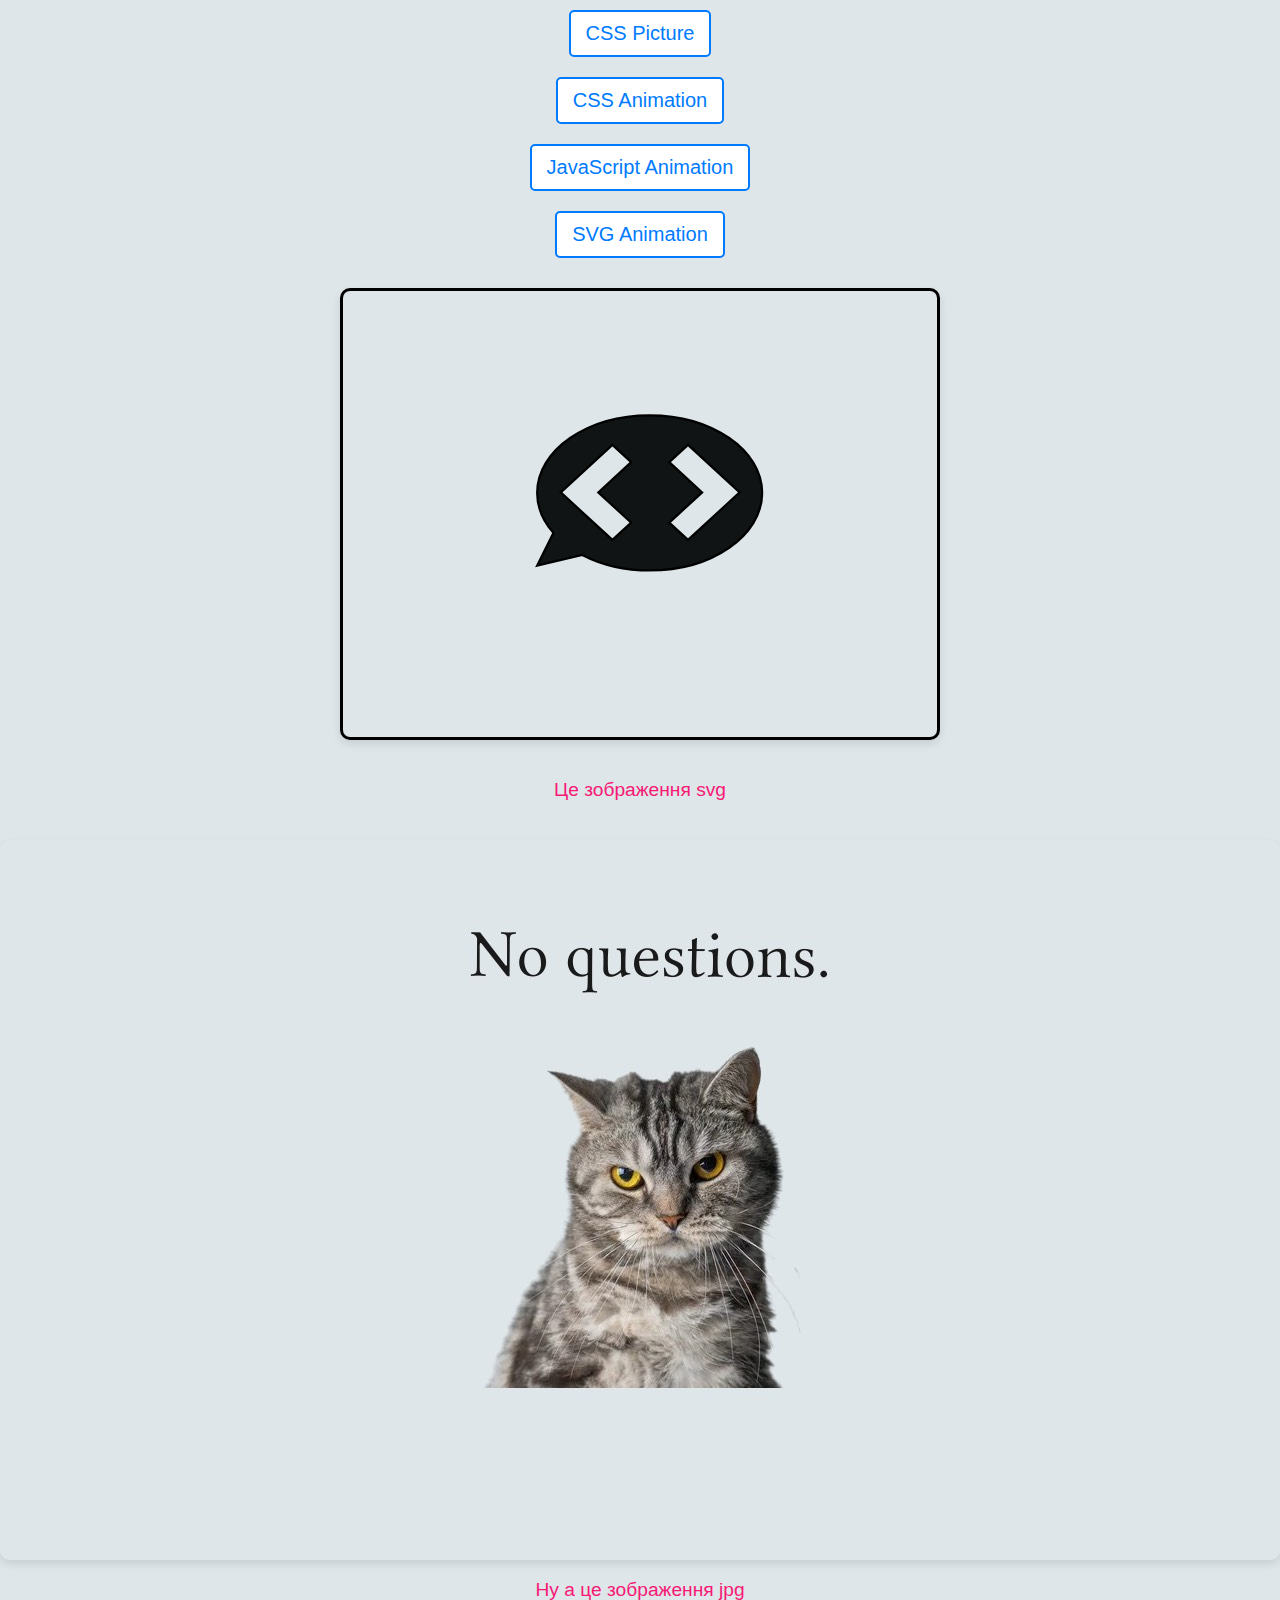
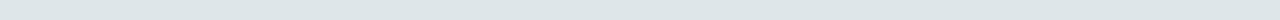
<file: index.html>
<!doctype html>
<html lang="ua">
<head>
  <meta charset="UTF-8">
  <title>Робота з графікою</title>
  <link href="images/fav.png" rel="icon">
  <style>
    /* General Body Styling */
    body {
      background: #DEE6E9;
      font-family: Arial, sans-serif;
      display: flex;
      flex-direction: column;
      align-items: center;
      justify-content: center;
      min-height: 100vh;
      margin: 0;
      padding: 0;
    }

    /* Link Styling */
    a {
      text-decoration: none;
      color: #007BFF;
      font-size: 20px;
      margin: 10px;
      padding: 10px 15px;
      background-color: #fff;
      border: 2px solid #007BFF;
      border-radius: 5px;
      transition: background-color 0.3s, color 0.3s;
    }

    a:hover {
      background-color: #007BFF;
      color: #fff;
    }

    /* Container for SVG to ensure proper scaling */
    .svg-container {
      width: 100%;
      max-width: 600px; /* You can adjust this width */
      margin: 20px 0;
      display: flex;
      justify-content: center;
      align-items: center;
    }

    /* SVG Styling */
    svg {
      width: 100%;
      height: auto;
      border: 3px solid #000;
      border-radius: 10px;
      box-shadow: 0 4px 8px rgba(0, 0, 0, 0.1);
    }

    /* Image Styling */
    img {
      max-width: 100%;
      height: auto;
      margin-top: 20px;
      border-radius: 10px;
      box-shadow: 0 4px 8px rgba(0, 0, 0, 0.1);
    }

    p {
      font-size: larger;
      color: #f61975;
    }
  </style>
</head>
<body>

<a href="mona.html">CSS Picture</a>
<a href="heart.html">CSS Animation</a>
<a href="space.html">JavaScript Animation</a>
<a href="trravel.html">SVG Animation</a>
<!-- Container for SVG to keep it centered and properly sized -->
<div class="svg-container">
  <svg xmlns="http://www.w3.org/2000/svg" viewBox="0 0 800 600">
    <g>
      <title>Layer 1</title>
      <path stroke-width="3" id="svg_1" d="m413.00247,167.3941c-83.67249,0 -151.50247,46.78844 -151.50247,104.49536c0,19.7182 8.02161,38.14746 21.81537,53.88745l-21.81537,43.98782l60.74005,-14.32932c25.31091,13.09128 56.67361,20.95868 90.76242,20.95868c83.67206,0 151.49753,-46.78851 151.49753,-104.50464s-67.82547,-104.49536 -151.49753,-104.49536zm-24.84869,144.62366l-25.29932,23.25119l-69.58029,-64.00125l69.56866,-64.01958l25.31094,23.30266l-44.26691,40.71692l44.26691,40.75006l0,0zm76.52002,23.22049l-25.29013,-23.28149l44.28058,-40.70441l-44.28058,-40.72255l25.29013,-23.28168l69.57986,63.95848l-69.57986,64.03165l0,0z" stroke="#000" fill="#101414"/>
    </g>
  </svg>
</div>
<p>Це зображення svg</p>
<img src="images/template.jpg" alt="cat">

<p>Ну а це зображення jpg</p>
</body>

</html>
</file>
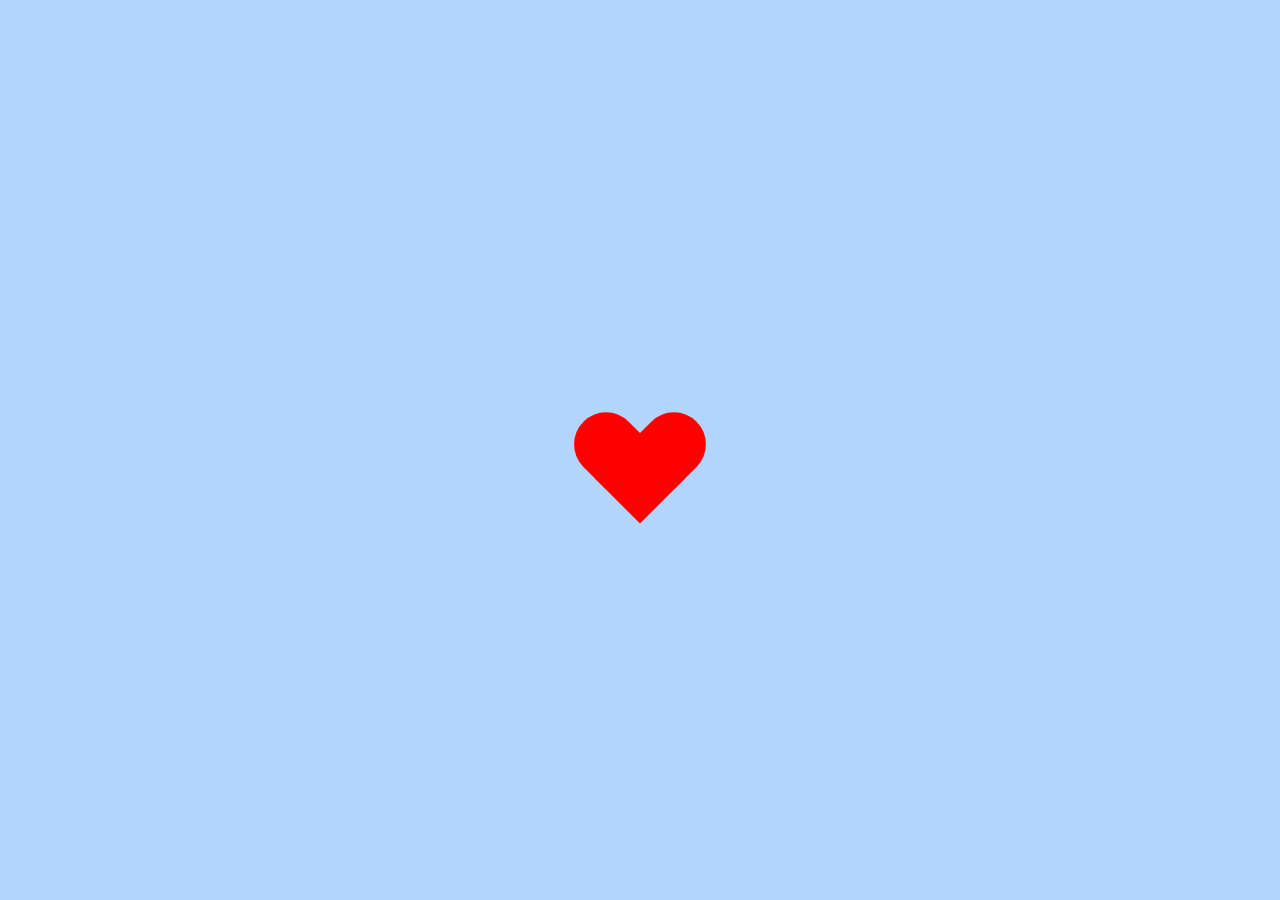
<file: heart.html>
<!DOCTYPE html>
<html lang="en">
<head>
    <meta charset="UTF-8">
    <title>Heart</title>
    <link href="images/fav.png" rel="icon">
    <link href="beat.css" rel="stylesheet">
</head>
<body>

<div class="lds-heart"><div></div></div>
</body>
</html>
</file>
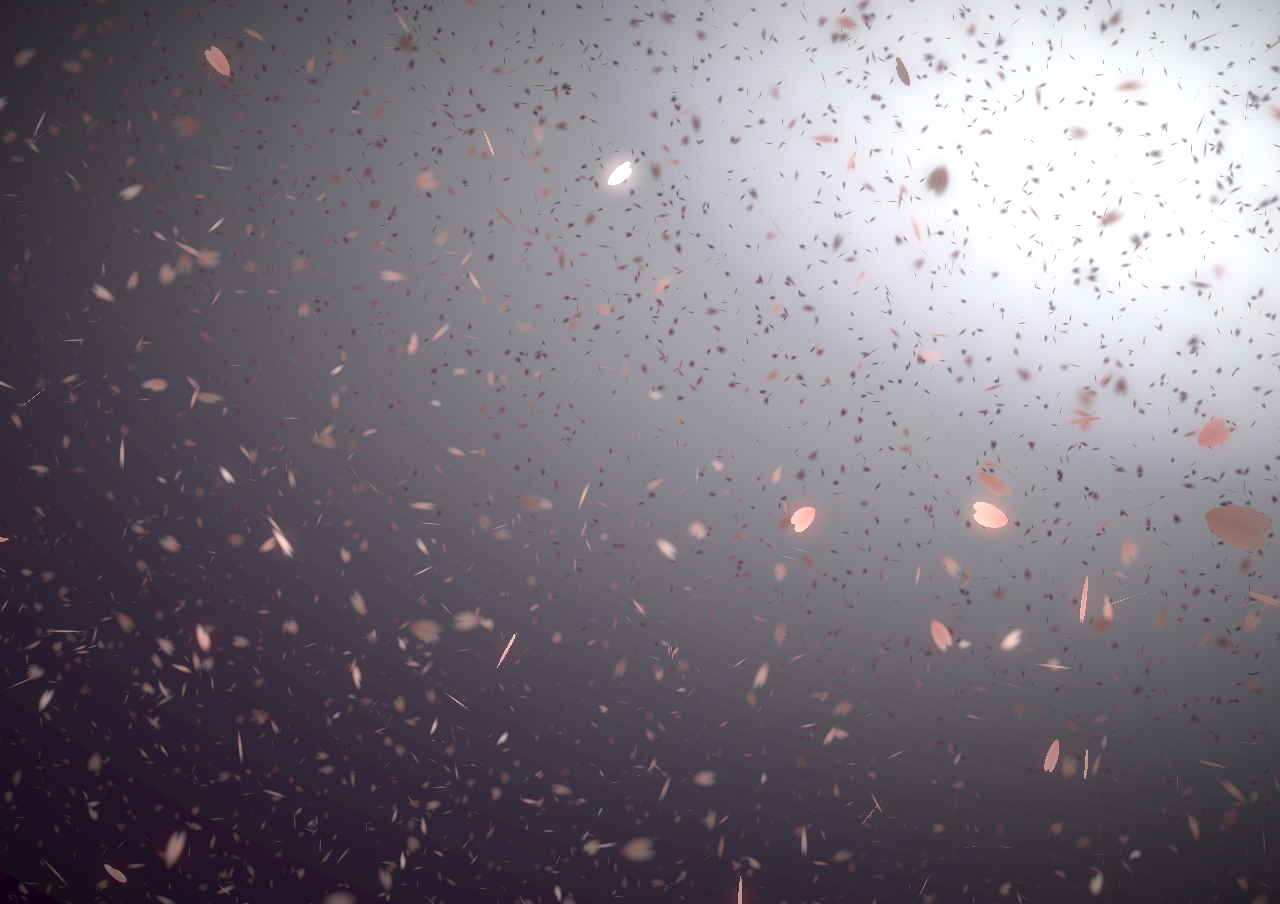
<file: space.html>
<!DOCTYPE html>
<html lang="en">
<head>
    <meta charset="UTF-8">
    <title>Space</title>
    <link href="images/fav.png" rel="icon">
    <link href="space.css" rel="stylesheet">
</head>
<body>
<canvas id="sakura"></canvas>
<div class="btnbg">
</div>

<!-- sakura shader -->
<script id="sakura_point_vsh" type="x-shader/x_vertex">
    uniform mat4 uProjection;
    uniform mat4 uModelview;
    uniform vec3 uResolution;
    uniform vec3 uOffset;
    uniform vec3 uDOF;  //x:focus distance, y:focus radius, z:max radius
    uniform vec3 uFade; //x:start distance, y:half distance, z:near fade start

    attribute vec3 aPosition;
    attribute vec3 aEuler;
    attribute vec2 aMisc; //x:size, y:fade

    varying vec3 pposition;
    varying float psize;
    varying float palpha;
    varying float pdist;

    //varying mat3 rotMat;
    varying vec3 normX;
    varying vec3 normY;
    varying vec3 normZ;
    varying vec3 normal;

    varying float diffuse;
    varying float specular;
    varying float rstop;
    varying float distancefade;

    void main(void) {
        // Projection is based on vertical angle
        vec4 pos = uModelview * vec4(aPosition + uOffset, 1.0);
        gl_Position = uProjection * pos;
        gl_PointSize = aMisc.x * uProjection[1][1] / -pos.z * uResolution.y * 0.5;

        pposition = pos.xyz;
        psize = aMisc.x;
        pdist = length(pos.xyz);
        palpha = smoothstep(0.0, 1.0, (pdist - 0.1) / uFade.z);

        vec3 elrsn = sin(aEuler);
        vec3 elrcs = cos(aEuler);
        mat3 rotx = mat3(
            1.0, 0.0, 0.0,
            0.0, elrcs.x, elrsn.x,
            0.0, -elrsn.x, elrcs.x
        );
        mat3 roty = mat3(
            elrcs.y, 0.0, -elrsn.y,
            0.0, 1.0, 0.0,
            elrsn.y, 0.0, elrcs.y
        );
        mat3 rotz = mat3(
            elrcs.z, elrsn.z, 0.0,
            -elrsn.z, elrcs.z, 0.0,
            0.0, 0.0, 1.0
        );
        mat3 rotmat = rotx * roty * rotz;
        normal = rotmat[2];

        mat3 trrotm = mat3(
            rotmat[0][0], rotmat[1][0], rotmat[2][0],
            rotmat[0][1], rotmat[1][1], rotmat[2][1],
            rotmat[0][2], rotmat[1][2], rotmat[2][2]
        );
        normX = trrotm[0];
        normY = trrotm[1];
        normZ = trrotm[2];

        const vec3 lit = vec3(0.6917144638660746, 0.6917144638660746, -0.20751433915982237);

        float tmpdfs = dot(lit, normal);
        if(tmpdfs < 0.0) {
            normal = -normal;
            tmpdfs = dot(lit, normal);
        }
        diffuse = 0.4 + tmpdfs;

        vec3 eyev = normalize(-pos.xyz);
        if(dot(eyev, normal) > 0.0) {
            vec3 hv = normalize(eyev + lit);
            specular = pow(max(dot(hv, normal), 0.0), 20.0);
        }
        else {
            specular = 0.0;
        }

        rstop = clamp((abs(pdist - uDOF.x) - uDOF.y) / uDOF.z, 0.0, 1.0);
        rstop = pow(rstop, 0.5);
        //-0.69315 = ln(0.5)
        distancefade = min(1.0, exp((uFade.x - pdist) * 0.69315 / uFade.y));
    }
</script>
<script id="sakura_point_fsh" type="x-shader/x_fragment">
    #ifdef GL_ES
    //precision mediump float;
    precision highp float;
    #endif

    uniform vec3 uDOF;  //x:focus distance, y:focus radius, z:max radius
    uniform vec3 uFade; //x:start distance, y:half distance, z:near fade start

    const vec3 fadeCol = vec3(0.08, 0.03, 0.06);

    varying vec3 pposition;
    varying float psize;
    varying float palpha;
    varying float pdist;

    //varying mat3 rotMat;
    varying vec3 normX;
    varying vec3 normY;
    varying vec3 normZ;
    varying vec3 normal;

    varying float diffuse;
    varying float specular;
    varying float rstop;
    varying float distancefade;

    float ellipse(vec2 p, vec2 o, vec2 r) {
        vec2 lp = (p - o) / r;
        return length(lp) - 1.0;
    }

    void main(void) {
        vec3 p = vec3(gl_PointCoord - vec2(0.5, 0.5), 0.0) * 2.0;
        vec3 d = vec3(0.0, 0.0, -1.0);
        float nd = normZ.z; //dot(-normZ, d);
        if(abs(nd) < 0.0001) discard;

        float np = dot(normZ, p);
        vec3 tp = p + d * np / nd;
        vec2 coord = vec2(dot(normX, tp), dot(normY, tp));

        //angle = 15 degree
        const float flwrsn = 0.258819045102521;
        const float flwrcs = 0.965925826289068;
        mat2 flwrm = mat2(flwrcs, -flwrsn, flwrsn, flwrcs);
        vec2 flwrp = vec2(abs(coord.x), coord.y) * flwrm;

        float r;
        if(flwrp.x < 0.0) {
            r = ellipse(flwrp, vec2(0.065, 0.024) * 0.5, vec2(0.36, 0.96) * 0.5);
        }
        else {
            r = ellipse(flwrp, vec2(0.065, 0.024) * 0.5, vec2(0.58, 0.96) * 0.5);
        }

        if(r > rstop) discard;

        vec3 col = mix(vec3(1.0, 0.8, 0.75), vec3(1.0, 0.9, 0.87), r);
        float grady = mix(0.0, 1.0, pow(coord.y * 0.5 + 0.5, 0.35));
        col *= vec3(1.0, grady, grady);
        col *= mix(0.8, 1.0, pow(abs(coord.x), 0.3));
        col = col * diffuse + specular;

        col = mix(fadeCol, col, distancefade);

        float alpha = (rstop > 0.001)? (0.5 - r / (rstop * 2.0)) : 1.0;
        alpha = smoothstep(0.0, 1.0, alpha) * palpha;

        gl_FragColor = vec4(col * 0.5, alpha);
    }
</script>
<!-- effects -->
<script id="fx_common_vsh" type="x-shader/x_vertex">
    uniform vec3 uResolution;
    attribute vec2 aPosition;

    varying vec2 texCoord;
    varying vec2 screenCoord;

    void main(void) {
        gl_Position = vec4(aPosition, 0.0, 1.0);
        texCoord = aPosition.xy * 0.5 + vec2(0.5, 0.5);
        screenCoord = aPosition.xy * vec2(uResolution.z, 1.0);
    }
</script>
<script id="bg_fsh" type="x-shader/x_fragment">
    #ifdef GL_ES
    //precision mediump float;
    precision highp float;
    #endif

    uniform vec2 uTimes;

    varying vec2 texCoord;
    varying vec2 screenCoord;

    void main(void) {
        vec3 col;
        float c;
        vec2 tmpv = texCoord * vec2(0.8, 1.0) - vec2(0.95, 1.0);
        c = exp(-pow(length(tmpv) * 1.8, 2.0));
        col = mix(vec3(0.02, 0.0, 0.03), vec3(0.96, 0.98, 1.0) * 1.5, c);
        gl_FragColor = vec4(col * 0.5, 1.0);
    }
</script>
<script id="fx_brightbuf_fsh" type="x-shader/x_fragment">
    #ifdef GL_ES
    //precision mediump float;
    precision highp float;
    #endif
    uniform sampler2D uSrc;
    uniform vec2 uDelta;

    varying vec2 texCoord;
    varying vec2 screenCoord;

    void main(void) {
        vec4 col = texture2D(uSrc, texCoord);
        gl_FragColor = vec4(col.rgb * 2.0 - vec3(0.5), 1.0);
    }
</script>
<script id="fx_dirblur_r4_fsh" type="x-shader/x_fragment">
    #ifdef GL_ES
    //precision mediump float;
    precision highp float;
    #endif
    uniform sampler2D uSrc;
    uniform vec2 uDelta;
    uniform vec4 uBlurDir; //dir(x, y), stride(z, w)

    varying vec2 texCoord;
    varying vec2 screenCoord;

    void main(void) {
        vec4 col = texture2D(uSrc, texCoord);
        col = col + texture2D(uSrc, texCoord + uBlurDir.xy * uDelta);
        col = col + texture2D(uSrc, texCoord - uBlurDir.xy * uDelta);
        col = col + texture2D(uSrc, texCoord + (uBlurDir.xy + uBlurDir.zw) * uDelta);
        col = col + texture2D(uSrc, texCoord - (uBlurDir.xy + uBlurDir.zw) * uDelta);
        gl_FragColor = col / 5.0;
    }
</script>
<!-- effect fragment shader template -->
<script id="fx_common_fsh" type="x-shader/x_fragment">
    #ifdef GL_ES
    //precision mediump float;
    precision highp float;
    #endif
    uniform sampler2D uSrc;
    uniform vec2 uDelta;

    varying vec2 texCoord;
    varying vec2 screenCoord;

    void main(void) {
        gl_FragColor = texture2D(uSrc, texCoord);
    }
</script>
<!-- post processing -->
<script id="pp_final_vsh" type="x-shader/x_vertex">
    uniform vec3 uResolution;
    attribute vec2 aPosition;
    varying vec2 texCoord;
    varying vec2 screenCoord;
    void main(void) {
        gl_Position = vec4(aPosition, 0.0, 1.0);
        texCoord = aPosition.xy * 0.5 + vec2(0.5, 0.5);
        screenCoord = aPosition.xy * vec2(uResolution.z, 1.0);
    }
</script>
<script id="pp_final_fsh" type="x-shader/x_fragment">
    #ifdef GL_ES
    //precision mediump float;
    precision highp float;
    #endif
    uniform sampler2D uSrc;
    uniform sampler2D uBloom;
    uniform vec2 uDelta;
    varying vec2 texCoord;
    varying vec2 screenCoord;
    void main(void) {
        vec4 srccol = texture2D(uSrc, texCoord) * 2.0;
        vec4 bloomcol = texture2D(uBloom, texCoord);
        vec4 col;
        col = srccol + bloomcol * (vec4(1.0) + srccol);
        col *= smoothstep(1.0, 0.0, pow(length((texCoord - vec2(0.5)) * 2.0), 1.2) * 0.5);
        col = pow(col, vec4(0.45454545454545)); //(1.0 / 2.2)

        gl_FragColor = vec4(col.rgb, 1.0);
        gl_FragColor.a = 1.0;
    }
</script>
<script src="space.js"></script>
</body>
</html>
</file>
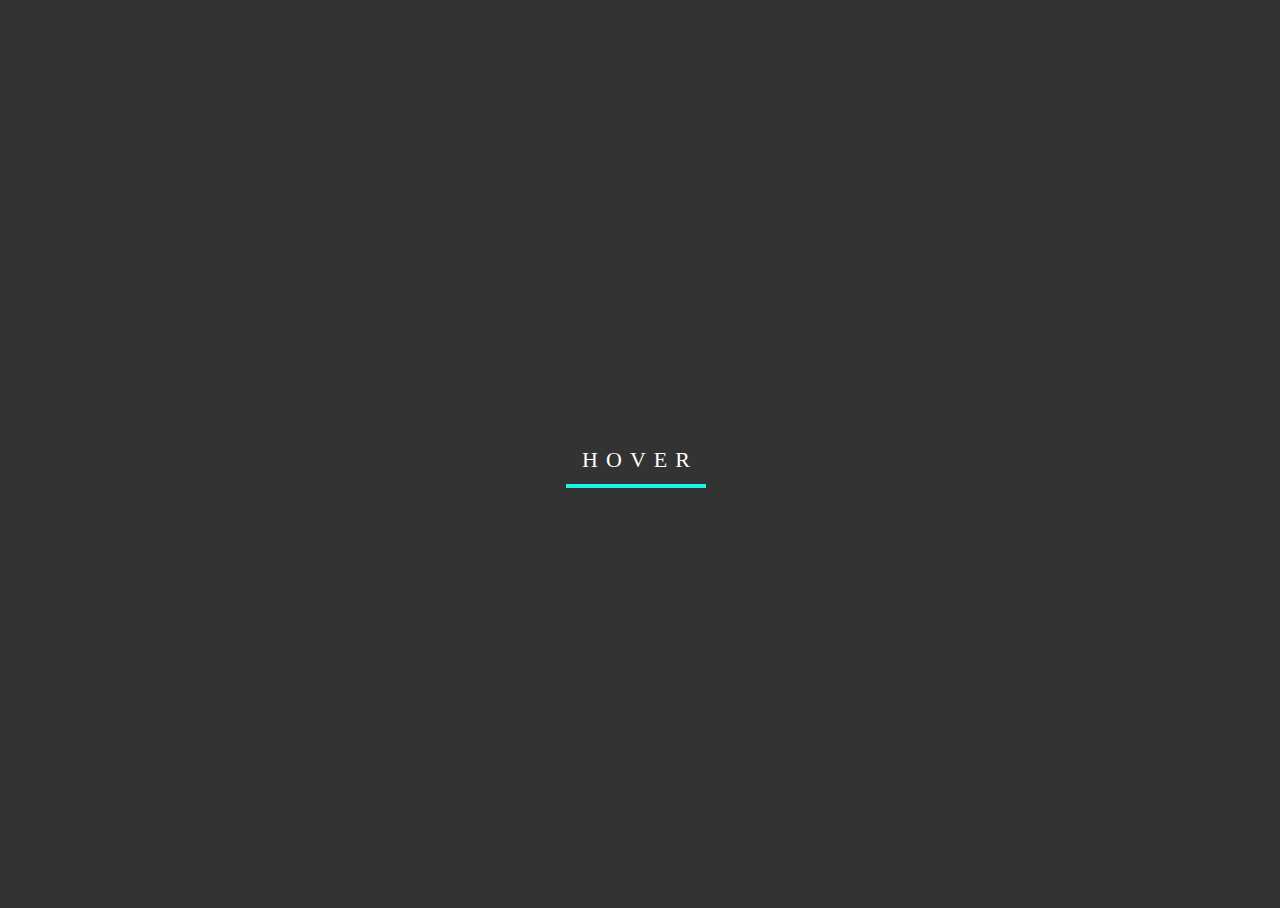
<file: trravel.html>
<!DOCTYPE html>
<html lang="en">
<head>
  <meta charset="UTF-8">
  <title>Mona Lisa</title>
  <link href="images/fav.png" rel="icon">
  <link href="travel.css" rel="stylesheet">
</head>
<body>

<div class="svg-wrapper">
  <svg height="60" width="320" xmlns="http://www.w3.org/2000/svg">
    <rect class="shape" height="60" width="320" />
  </svg>
  <div class="text">HOVER</div>
</div>
</body>
</html>
</file>
<file: beat.css>
body {
    background: #b3d4fc;
    display: flex;
    justify-content: center;
    align-items: center;
    height: 100vh; /* Full height of the viewport */
    margin: 0;
}

.lds-heart {
    display: inline-block;
    position: relative;
    width: 100px; /* Increased size */
    height: 100px; /* Increased size */
    transform: rotate(45deg);
    transform-origin: 50px 50px; /* Adjusted origin for new size */
}

.lds-heart div {
    top: 38px; /* Adjusted for new size */
    left: 38px; /* Adjusted for new size */
    position: absolute;
    width: 64px; /* Increased size */
    height: 64px; /* Increased size */
    background: red;
    animation: lds-heart 1.2s infinite cubic-bezier(0.215, 0.61, 0.355, 1);
}

.lds-heart div:after,
.lds-heart div:before {
    content: " ";
    position: absolute;
    display: block;
    width: 64px; /* Increased size */
    height: 64px; /* Increased size */
    background: red;
}

.lds-heart div:before {
    left: -48px; /* Adjusted for new size */
    border-radius: 50% 0 0 50%;
}

.lds-heart div:after {
    top: -48px; /* Adjusted for new size */
    border-radius: 50% 50% 0 0;
}

@keyframes lds-heart {
    0% {
        transform: scale(0.95);
    }
    5% {
        transform: scale(1.1);
    }
    39% {
        transform: scale(0.85);
    }
    45% {
        transform: scale(1);
    }
    60% {
        transform: scale(0.95);
    }
    100% {
        transform: scale(0.9);
    }
}
</file>
<file: space.css>
body {
    padding:0;
    margin:0;
    overflow:hidden;
    height: 600px;
}
canvas {
    padding:0;
    margin:0;
}
div.btnbg {
    position:fixed;
    left:0;
    top:0;
}
</file>
<file: travel.css>
html, body {
    background: #333;
    height: 100%;
    overflow: hidden;
    text-align: center;
}

.svg-wrapper {
    height: 60px;
    margin: 0 auto;
    position: relative;
    top: 50%;
    transform: translateY(-50%);
    width: 320px;
}

.shape {
    fill: transparent;
    stroke-dasharray: 140 540;
    stroke-dashoffset: -474;
    stroke-width: 8px;
    stroke: #19f6e8;
}

.text {
    color: #fff;
    font-family: 'Roboto Condensed';
    font-size: 22px;
    letter-spacing: 8px;
    line-height: 32px;
    position: relative;
    top: -48px;
}

@keyframes draw {
    0% {
        stroke-dasharray: 140 540;
        stroke-dashoffset: -474;
        stroke-width: 8px;
    }
    100% {
        stroke-dasharray: 760;
        stroke-dashoffset: 0;
        stroke-width: 2px;
    }
}

.svg-wrapper:hover .shape {
    -webkit-animation: 0.5s draw linear forwards;
    animation: 0.5s draw linear forwards;
}
</file>
